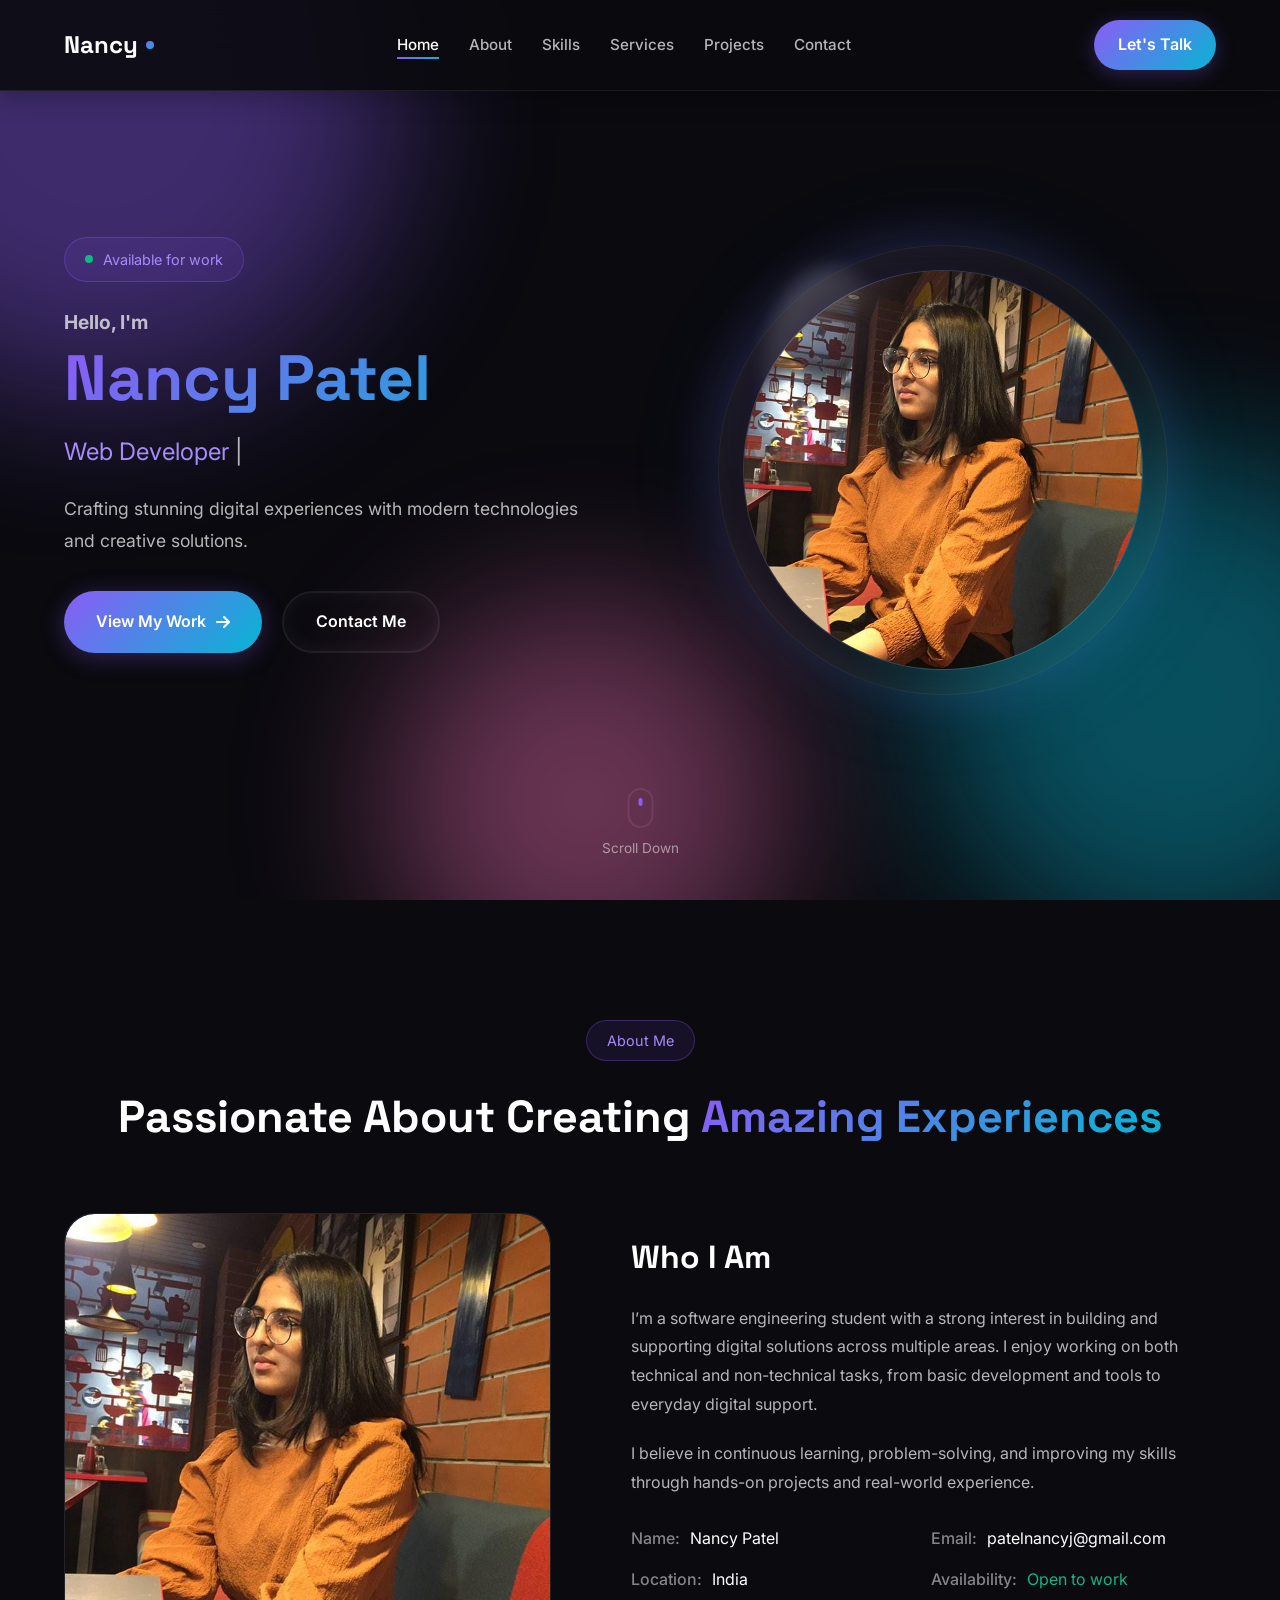
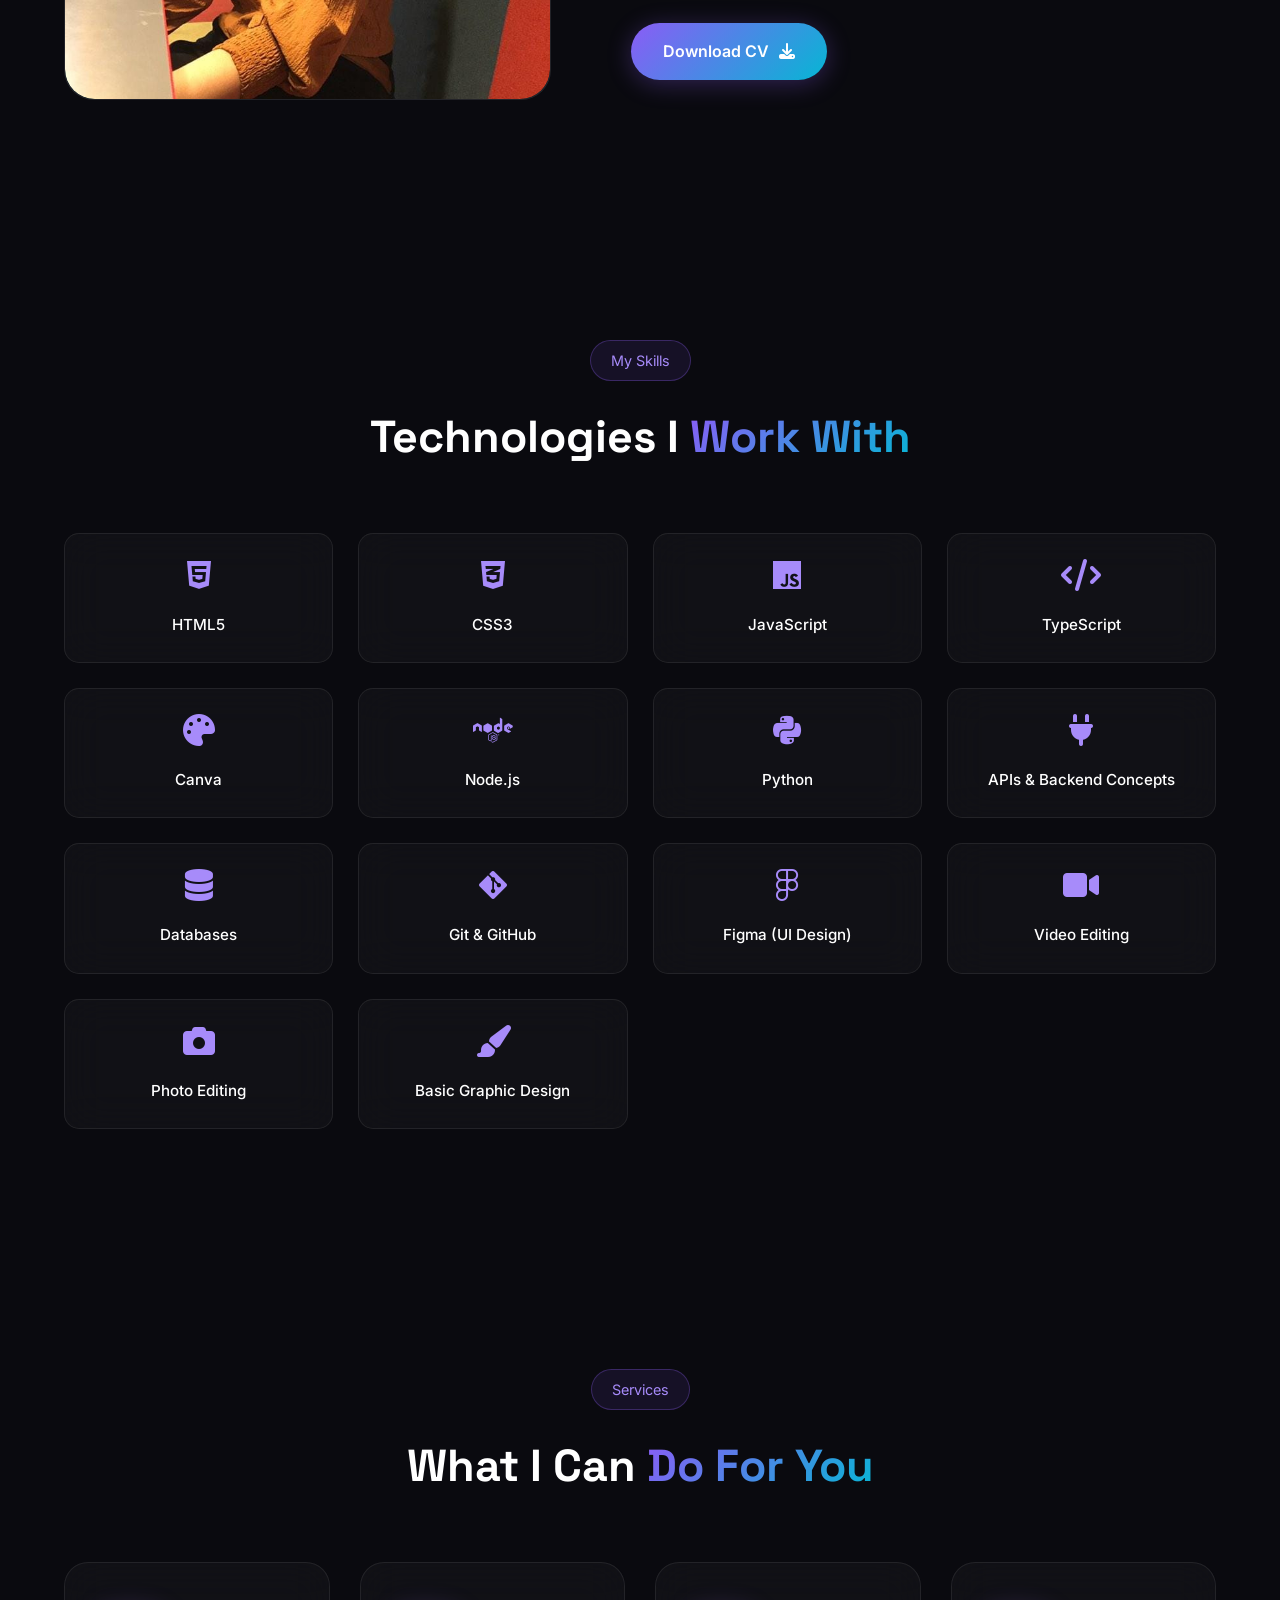
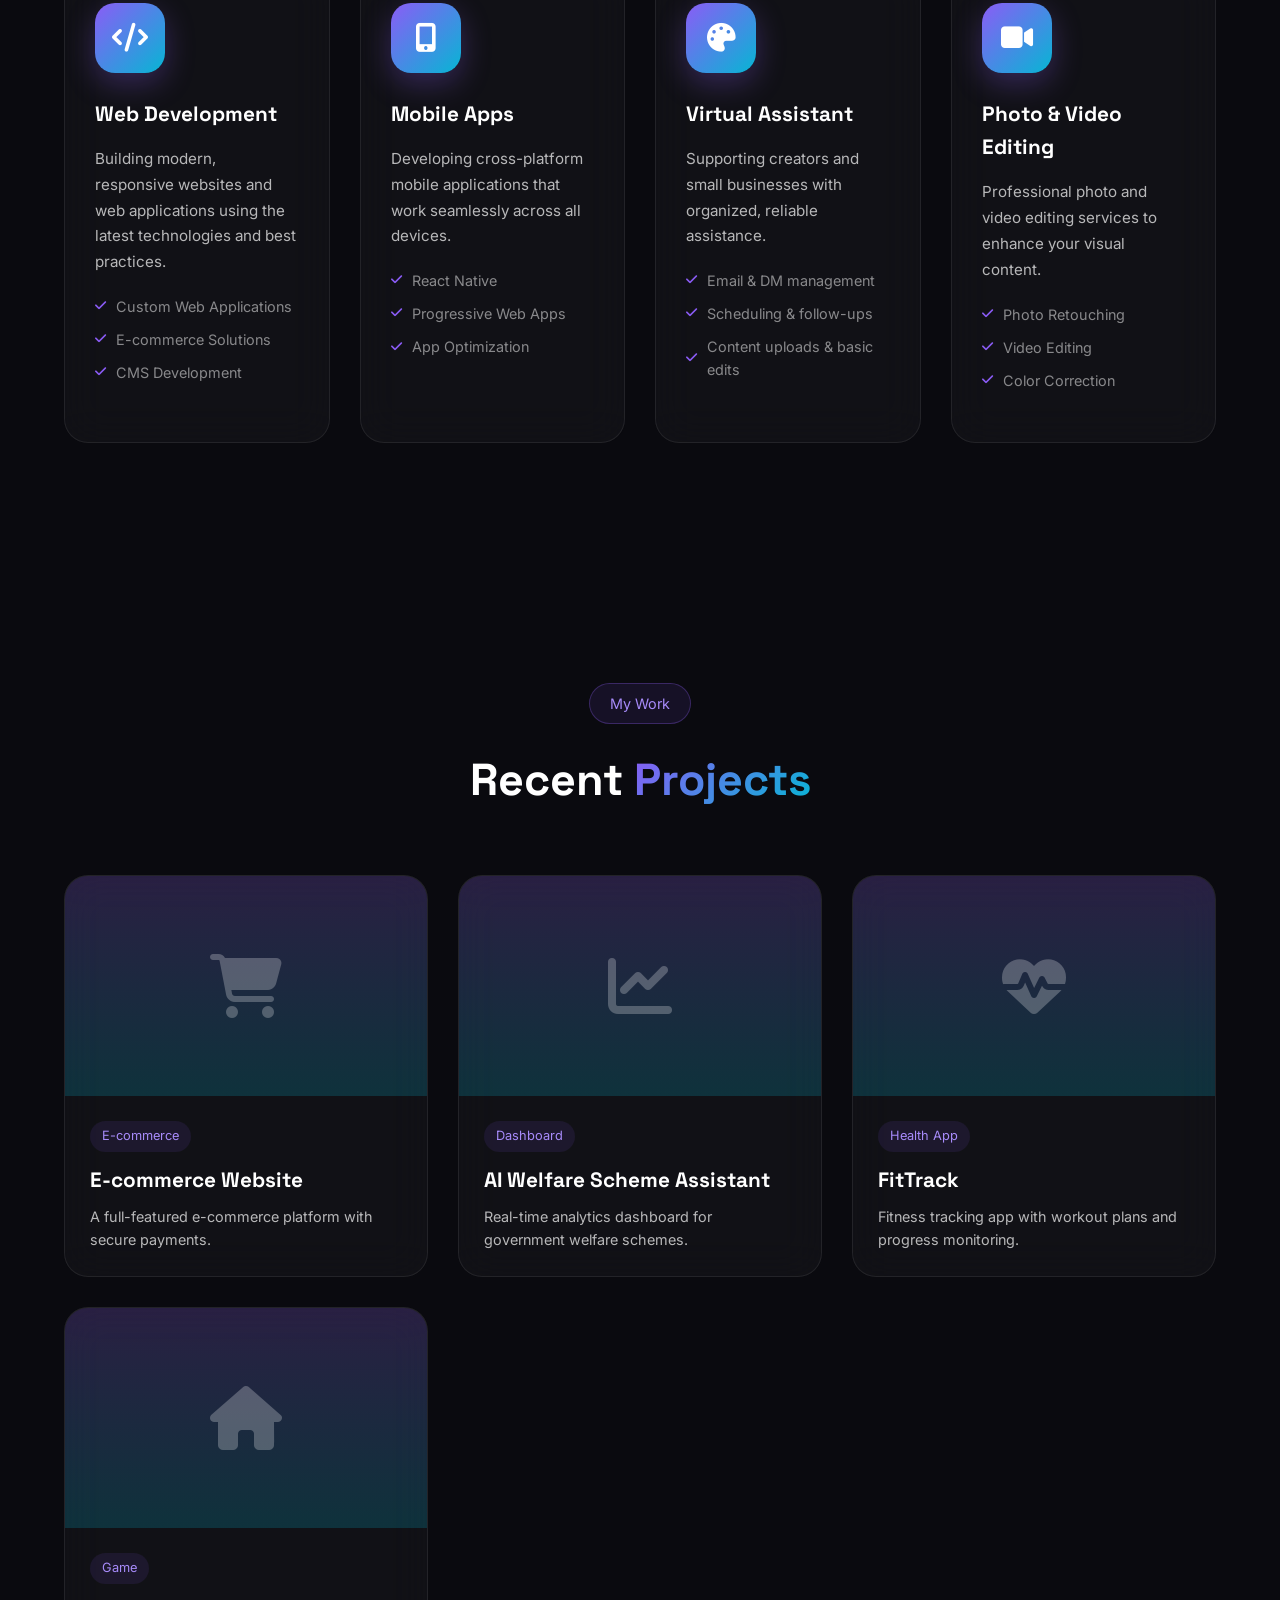
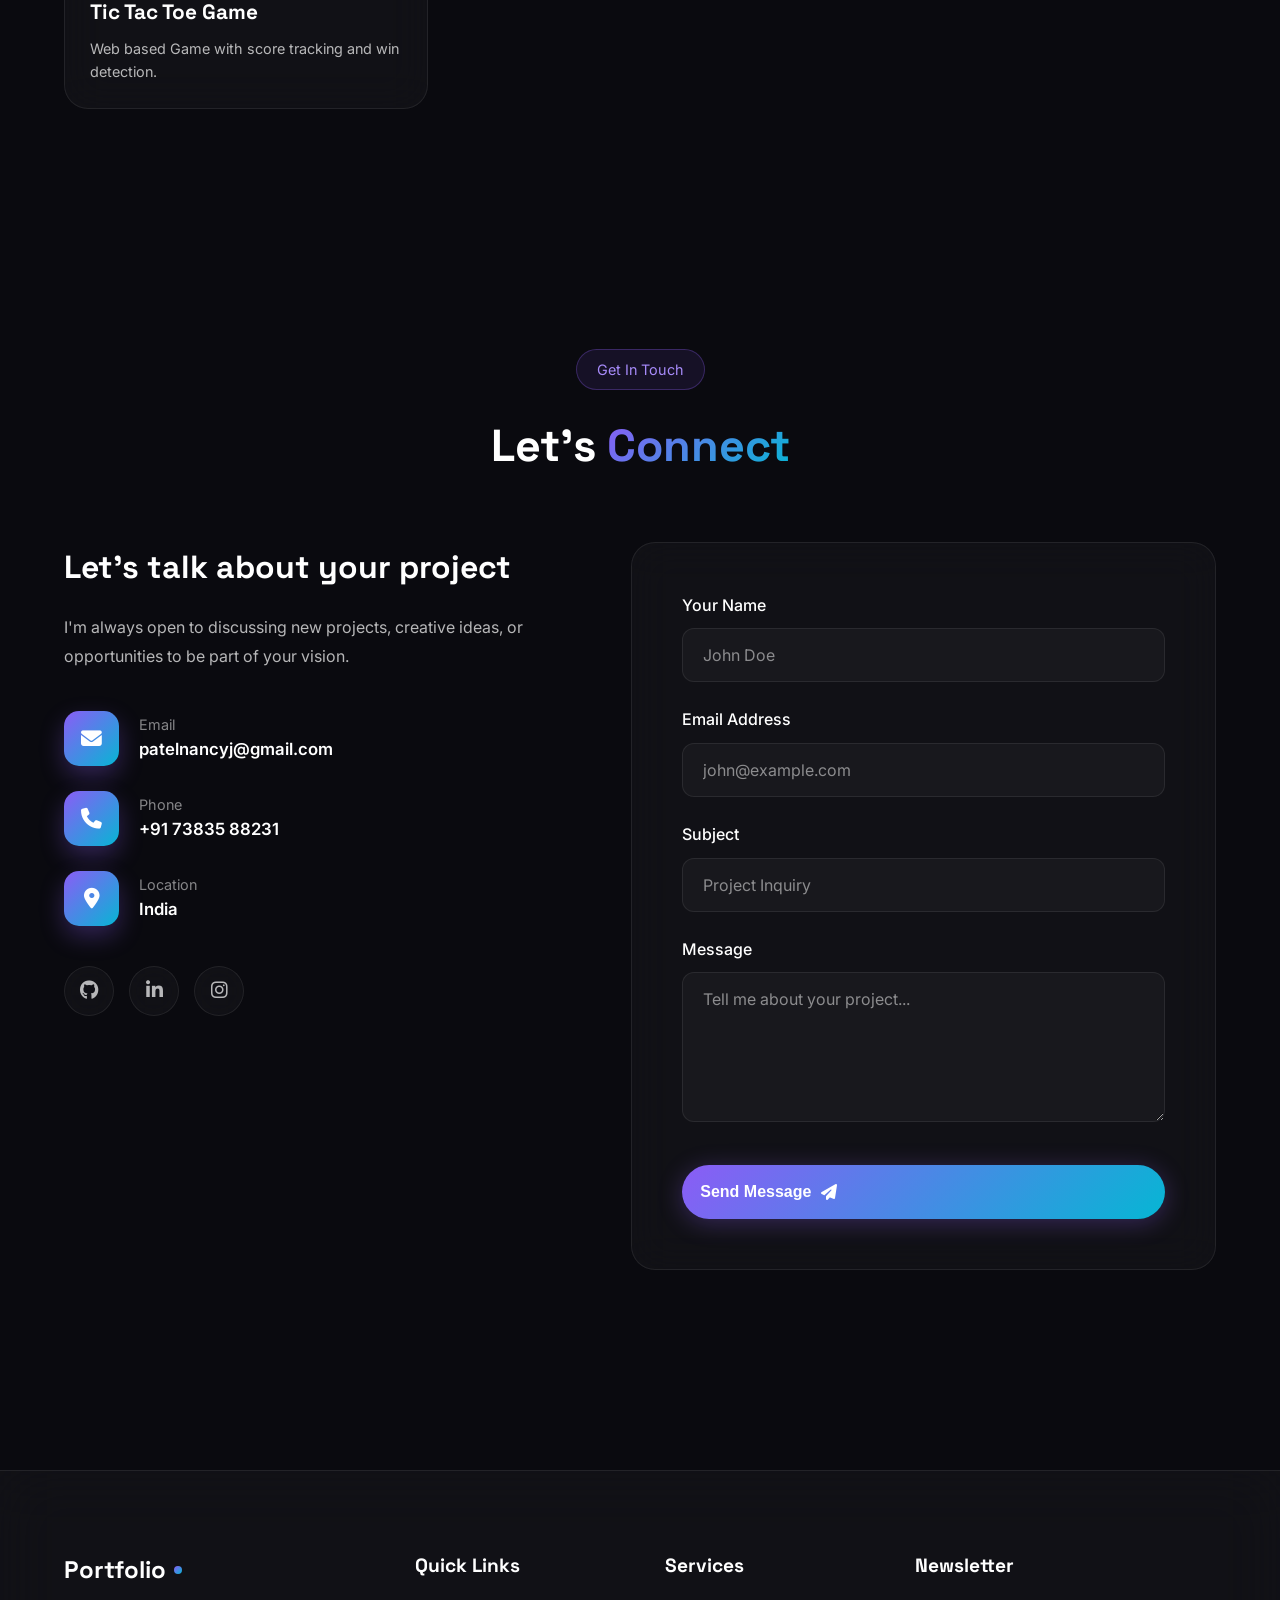
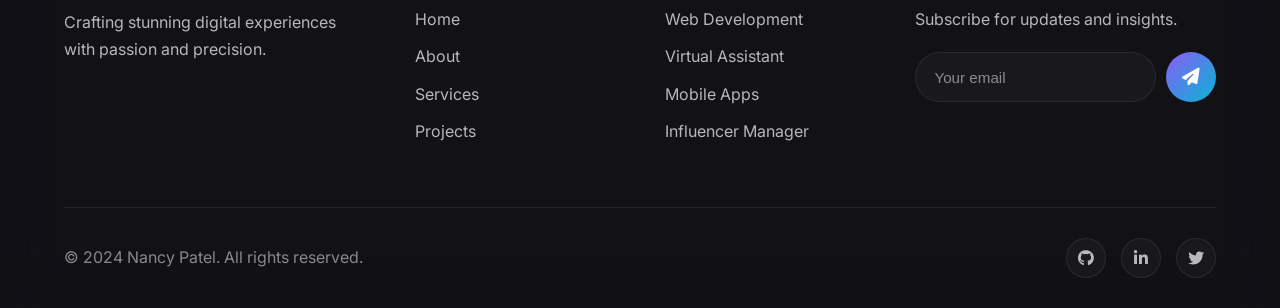
<file: index.html>
<!DOCTYPE html>
<html lang="en">
<head>
    <meta charset="UTF-8">
    <meta name="viewport" content="width=device-width, initial-scale=1.0">
    <title>Portfolio - Glassmorphism Design</title>
    <link rel="stylesheet" href="styles.css">
    <link href="https://fonts.googleapis.com/css2?family=Inter:wght@300;400;500;600;700&family=Space+Grotesk:wght@400;500;600;700&display=swap" rel="stylesheet">
    <link rel="stylesheet" href="https://cdnjs.cloudflare.com/ajax/libs/font-awesome/6.4.0/css/all.min.css">
</head>
<body>
    <!-- Background Gradient Blobs -->
    <div class="bg-blobs">
        <div class="blob blob-1"></div>
        <div class="blob blob-2"></div>
        <div class="blob blob-3"></div>
    </div>

    <!-- Cursor Effect -->
    <div class="cursor-glow"></div>

    <!-- Navigation -->
    <nav class="glass-nav">
        <div class="nav-container">
            <a href="#home" class="logo">
                <span class="logo-text">Nancy</span>
                <span class="logo-dot"></span>
            </a>
            <ul class="nav-links">
                <li><a href="#home" class="nav-link active">Home</a></li>
                <li><a href="#about" class="nav-link">About</a></li>
                <li><a href="#skills" class="nav-link">Skills</a></li>
                <li><a href="#services" class="nav-link">Services</a></li>
                <li><a href="#portfolio" class="nav-link">Projects</a></li>
                <li><a href="#contact" class="nav-link">Contact</a></li>
            </ul>
            <a href="#contact" class="nav-cta">Let's Talk</a>
            <button class="mobile-menu-btn">
                <span></span>
                <span></span>
                <span></span>
            </button>
        </div>
    </nav>

    <!-- Mobile Menu -->
    <div class="mobile-menu">
        <ul class="mobile-nav-links">
            <li><a href="#home">Home</a></li>
            <li><a href="#about">About</a></li>
            <li><a href="#skills">Skills</a></li>
            <li><a href="#services">Services</a></li>
            <li><a href="#portfolio">Projects</a></li>
            <li><a href="#contact">Contact</a></li>
        </ul>
    </div>

    <!-- Hero Section -->
    <section id="home" class="hero">
        <div class="hero-container">
            <div class="hero-content">
                <div class="hero-badge fade-in">
                    <span class="badge-dot"></span>
                    <span>Available for work</span>
                </div>
                <h1 class="hero-title slide-up">
                    <span class="greeting">Hello, I'm</span>
                    <span class="name">Nancy Patel</span>
                </h1>
                <p class="hero-subtitle fade-in">
                    <span class="typing-text"></span>
                    <span class="cursor-blink">|</span>
                </p>
                <p class="hero-description fade-in">
                    Crafting stunning digital experiences with modern technologies and creative solutions.
                </p>
                <div class="hero-buttons fade-in">
                    <a href="#portfolio" class="btn btn-primary">
                        <span>View My Work</span>
                        <i class="fas fa-arrow-right"></i>
                    </a>
                    <a href="#contact" class="btn btn-secondary">
                        <span>Contact Me</span>
                    </a>
                </div>
            </div>
            <div class="hero-image">
                <div class="glass-frame float">
                    <div class="frame-shine"></div>
                    <div class="profile-placeholder">
                        <img src="nenu-p.jpeg" alt="Nancy Patel" class="profile-photo">
                    </div>
                    <div class="frame-glow"></div>
                </div>
            </div>
        </div>
        <div class="scroll-indicator">
            <div class="mouse">
                <div class="wheel"></div>
            </div>
            <span>Scroll Down</span>
        </div>
    </section>

    <!-- About Section -->
    <section id="about" class="about">
        <div class="section-container">
            <div class="section-header scroll-reveal">
                <span class="section-tag">About Me</span>
                <h2 class="section-title">Passionate About Creating <span class="highlight">Amazing Experiences</span></h2>
            </div>
            <div class="about-content">
                <div class="about-image scroll-reveal-left">
                    <div class="glass-card about-card">
                        <div class="about-image-placeholder">
                            <img src="nenu-p.jpeg" alt="Nancy Patel" class="about-photo">
                        </div>
                        <div class="card-shine"></div>
                    </div>
                </div>
                <div class="about-text scroll-reveal">
                    <h3>Who I Am</h3>
                    <p>I’m a software engineering student with a strong interest in building and supporting digital solutions across multiple areas. I enjoy working on both technical and non-technical tasks, from basic development and tools to everyday digital support.</p>
                    <p>I believe in continuous learning, problem-solving, and improving my skills through hands-on projects and real-world experience.</p>
                    <div class="about-info">
                        <div class="info-item">
                            <span class="info-label">Name:</span>
                            <span class="info-value">Nancy Patel</span>
                        </div>
                        <div class="info-item">
                            <span class="info-label">Email:</span>
                            <span class="info-value">patelnancyj@gmail.com</span>
                        </div>
                        <div class="info-item">
                            <span class="info-label">Location:</span>
                            <span class="info-value">India</span>
                        </div>
                        <div class="info-item">
                            <span class="info-label">Availability:</span>
                            <span class="info-value status-available">Open to work</span>
                        </div>
                    </div>
                    <a href="nancy-resume.pdf" target="_blank" class="btn btn-primary">
                        <span>Download CV</span>
                        <i class="fas fa-download"></i>
                    </a>
                </div>
            </div>
        </div>
    </section>

    <!-- Skills Section -->
    <section id="skills" class="skills">
        <div class="section-container">
            <div class="section-header scroll-reveal">
                <span class="section-tag">My Skills</span>
                <h2 class="section-title">Technologies I <span class="highlight">Work With</span></h2>
            </div>
            <div class="skills-grid">
                <div class="skill-badge float">
                    <i class="fab fa-html5"></i>
                    <span>HTML5</span>
                </div>
                <div class="skill-badge float">
                    <i class="fab fa-css3-alt"></i>
                    <span>CSS3</span>
                </div>
                <div class="skill-badge float">
                    <i class="fab fa-js"></i>
                    <span>JavaScript</span>
                </div>
                <div class="skill-badge float">
                    <i class="fas fa-code"></i>
                    <span>TypeScript</span>
                </div>
                <div class="skill-badge float">
                    <i class="fas fa-palette"></i>
                    <span>Canva</span>
                </div>
                <div class="skill-badge float">
                    <i class="fab fa-node"></i>
                    <span>Node.js</span>
                </div>
                <div class="skill-badge float">
                    <i class="fab fa-python"></i>
                    <span>Python</span>
                </div>
                <div class="skill-badge float">
                    <i class="fas fa-plug"></i>
                    <span>APIs & Backend Concepts</span>
                </div>
                <div class="skill-badge float">
                    <i class="fas fa-database"></i>
                    <span>Databases</span>
                </div>
                <div class="skill-badge float">
                    <i class="fab fa-git-alt"></i>
                    <span>Git & GitHub</span>
                </div>
                <div class="skill-badge float">
                    <i class="fab fa-figma"></i>
                    <span>Figma (UI Design)</span>
                </div>
                <div class="skill-badge float">
                    <i class="fas fa-video"></i>
                    <span>Video Editing</span>
                </div>
                <div class="skill-badge float">
                    <i class="fas fa-camera"></i>
                    <span>Photo Editing</span>
                </div>
                <div class="skill-badge float">
                    <i class="fas fa-paint-brush"></i>
                    <span>Basic Graphic Design</span>
                </div>
            </div>
        </div>
    </section>

    <!-- Services Section -->
    <section id="services" class="services">
        <div class="section-container">
            <div class="section-header scroll-reveal">
                <span class="section-tag">Services</span>
                <h2 class="section-title">What I Can <span class="highlight">Do For You</span></h2>
            </div>
            <div class="services-grid">
                <div class="service-card scroll-reveal">
                    <div class="service-icon">
                        <i class="fas fa-code"></i>
                    </div>
                    <h3>Web Development</h3>
                    <p>Building modern, responsive websites and web applications using the latest technologies and best practices.</p>
                    <ul class="service-features">
                        <li><i class="fas fa-check"></i> Custom Web Applications</li>
                        <li><i class="fas fa-check"></i> E-commerce Solutions</li>
                        <li><i class="fas fa-check"></i> CMS Development</li>
                    </ul>
                </div>
                <div class="service-card scroll-reveal">
                    <div class="service-icon">
                        <i class="fas fa-mobile-alt"></i>
                    </div>
                    <h3>Mobile Apps</h3>
                    <p>Developing cross-platform mobile applications that work seamlessly across all devices.</p>
                    <ul class="service-features">
                        <li><i class="fas fa-check"></i> React Native</li>
                        <li><i class="fas fa-check"></i> Progressive Web Apps</li>
                        <li><i class="fas fa-check"></i> App Optimization</li>
                    </ul>
                </div>
                <div class="service-card scroll-reveal">
                    <div class="service-icon">
                        <i class="fas fa-palette"></i>
                    </div>
                    <h3>Virtual Assistant
                    </h3>
                    <p>Supporting creators and small businesses with organized, reliable assistance.</p>
                    <ul class="service-features">
                        <li><i class="fas fa-check"></i> Email & DM management</li>
                        <li><i class="fas fa-check"></i> Scheduling & follow-ups</li>
                        <li><i class="fas fa-check"></i> Content uploads & basic edits</li>
                    </ul>
                </div>
                
                <div class="service-card scroll-reveal">
                    <div class="service-icon">
                        <i class="fas fa-video"></i>
                    </div>
                    <h3>Photo & Video Editing</h3>
                    <p>Professional photo and video editing services to enhance your visual content.</p>
                    <ul class="service-features">
                        <li><i class="fas fa-check"></i> Photo Retouching</li>
                        <li><i class="fas fa-check"></i> Video Editing</li>
                        <li><i class="fas fa-check"></i> Color Correction</li>
                    </ul>
                </div>
            </div>
        </div>
    </section>

    <!-- Portfolio Section -->
    <section id="portfolio" class="portfolio">
        <div class="section-container">
            <div class="section-header scroll-reveal">
                <span class="section-tag">My Work</span>
                <h2 class="section-title">Recent <span class="highlight">Projects</span></h2>
            </div>
            <div class="portfolio-grid">
                <div class="portfolio-item scroll-reveal" data-category="web">
                    <div class="portfolio-card">
                        <div class="portfolio-image">
                            <div class="image-placeholder">
                                <i class="fas fa-shopping-cart"></i>
                            </div>
                            <div class="portfolio-overlay">
                                <a href="https://e-commerce-website-eosin-ten.vercel.app/" class="portfolio-link">
                                    <i class="fas fa-external-link-alt"></i>
                                </a>
                                <a href="https://github.com/nancyp3157/E-commerce-Website" class="portfolio-link">
                                    <i class="fab fa-github"></i>
                                </a>
                            </div>
                        </div>
                        <div class="portfolio-info">
                            <span class="portfolio-category">E-commerce</span>
                            <h4>E-commerce Website</h4>
                            <p>A full-featured e-commerce platform with secure payments.</p>
                        </div>
                    </div>
                </div>
                <div class="portfolio-item scroll-reveal" data-category="web">
                    <div class="portfolio-card">
                        <div class="portfolio-image">
                            <div class="image-placeholder">
                                <i class="fas fa-chart-line"></i>
                            </div>
                            <div class="portfolio-overlay">
                                <a href="https://sevasahayakclone.vercel.app/" class="portfolio-link">
                                    <i class="fas fa-external-link-alt"></i>
                                </a>
                                <a href="https://github.com/nancyp3157/sevasahayakclone" class="portfolio-link">
                                    <i class="fab fa-github"></i>
                                </a>
                            </div>
                        </div>
                        <div class="portfolio-info">
                            <span class="portfolio-category">Dashboard</span>
                            <h4>AI Welfare Scheme Assistant</h4>
                            <p>Real-time analytics dashboard for government welfare schemes.</p>
                        </div>
                    </div>
                </div>
                <div class="portfolio-item scroll-reveal" data-category="mobile">
                    <div class="portfolio-card">
                        <div class="portfolio-image">
                            <div class="image-placeholder">
                                <i class="fas fa-heartbeat"></i>
                            </div>
                            <div class="portfolio-overlay">
                                <a href="#" class="portfolio-link">
                                    <i class="fas fa-external-link-alt"></i>
                                </a>
                                <a href="#" class="portfolio-link">
                                    <i class="fab fa-github"></i>
                                </a>
                            </div>
                        </div>
                        <div class="portfolio-info">
                            <span class="portfolio-category">Health App</span>
                            <h4>FitTrack</h4>
                            <p>Fitness tracking app with workout plans and progress monitoring.</p>
                        </div>
                    </div>
                </div>
                <div class="portfolio-item scroll-reveal" data-category="mobile">
                    <div class="portfolio-card">
                        <div class="portfolio-image">
                            <div class="image-placeholder">
                                <i class="fas fa-home"></i>
                            </div>
                            <div class="portfolio-overlay">
                                <a href="#" class="portfolio-link">
                                    <i class="fas fa-external-link-alt"></i>
                                </a>
                                <a href="#" class="portfolio-link">
                                    <i class="fab fa-github"></i>
                                </a>
                            </div>
                        </div>
                        <div class="portfolio-info">
                            <span class="portfolio-category">Game</span>
                            <h4>Tic Tac Toe Game</h4>
                            <p>Web based Game with score tracking and win detection.</p>
                        </div>
                    </div>
                </div>
            </div>
        </div>
    </section>

    <!-- Contact Section -->
    <section id="contact" class="contact">
        <div class="section-container">
            <div class="section-header scroll-reveal">
                <span class="section-tag">Get In Touch</span>
                <h2 class="section-title">Let's <span class="highlight">Connect</span></h2>
            </div>
            <div class="contact-content">
                <div class="contact-info scroll-reveal-left">
                    <h3>Let's talk about your project</h3>
                    <p>I'm always open to discussing new projects, creative ideas, or opportunities to be part of your vision.</p>
                    <div class="contact-details">
                        <div class="contact-item">
                            <div class="contact-icon">
                                <i class="fas fa-envelope"></i>
                            </div>
                            <div class="contact-text">
                                <span class="contact-label">Email</span>
                                <span class="contact-value">patelnancyj@gmail.com</span>
                            </div>
                        </div>
                        <div class="contact-item">
                            <div class="contact-icon">
                                <i class="fas fa-phone"></i>
                            </div>
                            <div class="contact-text">
                                <span class="contact-label">Phone</span>
                                <span class="contact-value">+91 73835 88231</span>
                            </div>
                        </div>
                        <div class="contact-item">
                            <div class="contact-icon">
                                <i class="fas fa-map-marker-alt"></i>
                            </div>
                            <div class="contact-text">
                                <span class="contact-label">Location</span>
                                <span class="contact-value">India</span>
                            </div>
                        </div>
                    </div>
                    <div class="social-links">
                        <a href="https://github.com/nancyp3157" class="social-link">
                            <i class="fab fa-github"></i>
                        </a>
                        <a href="https://www.linkedin.com/in/nancyp3157/" class="social-link">
                            <i class="fab fa-linkedin-in"></i>
                        </a>
                        <a href="https://www.instagram.com/aelysian_.7" class="social-link">
                            <i class="fab fa-instagram"></i>
                        </a>
                    </div>
                </div>
                <div class="contact-form-wrapper scroll-reveal">
                    <form class="glass-form" id="contactForm" action="https://formspree.io/f/FORMSPREE_FORM_ID" method="POST">
                        <div class="form-group">
                            <label for="name">Your Name</label>
                            <input type="text" id="name" name="name" placeholder="John Doe" required>
                        </div>
                        <div class="form-group">
                            <label for="email">Email Address</label>
                            <input type="email" id="email" name="email" placeholder="john@example.com" required>
                        </div>
                        <div class="form-group">
                            <label for="subject">Subject</label>
                            <input type="text" id="subject" name="subject" placeholder="Project Inquiry" required>
                        </div>
                        <div class="form-group">
                            <label for="message">Message</label>
                            <textarea id="message" name="message" placeholder="Tell me about your project..." rows="5" required></textarea>
                        </div>
                        <button type="submit" class="btn btn-primary submit-btn">
                            <span>Send Message</span>
                            <i class="fas fa-paper-plane"></i>
                        </button>
                    </form>
                </div>
            </div>
        </div>
    </section>

    <!-- Footer -->
    <footer class="glass-footer">
        <div class="footer-container">
            <div class="footer-content">
                <div class="footer-brand">
                    <a href="#home" class="logo">
                        <span class="logo-text">Portfolio</span>
                        <span class="logo-dot"></span>
                    </a>
                    <p>Crafting stunning digital experiences with passion and precision.</p>
                </div>
                <div class="footer-links">
                    <h4>Quick Links</h4>
                    <ul>
                        <li><a href="#home">Home</a></li>
                        <li><a href="#about">About</a></li>
                        <li><a href="#services">Services</a></li>
                        <li><a href="#portfolio">Projects</a></li>
                    </ul>
                </div>
                <div class="footer-links">
                    <h4>Services</h4>
                    <ul>
                        <li><a href="#services">Web Development</a></li>
                        <li><a href="#services">Virtual Assistant</a></li>
                        <li><a href="#services">Mobile Apps</a></li>
                        <li><a href="#services">Influencer Manager</a></li>
                    </ul>
                </div>
                <div class="footer-newsletter">
                    <h4>Newsletter</h4>
                    <p>Subscribe for updates and insights.</p>
                    <form class="newsletter-form">
                        <input type="email" placeholder="Your email">
                        <button type="submit">
                            <i class="fas fa-paper-plane"></i>
                        </button>
                    </form>
                </div>
            </div>
            <div class="footer-bottom">
                <p>&copy; 2024 Nancy Patel. All rights reserved.</p>
                <div class="footer-social">
                    <a href="#"><i class="fab fa-github"></i></a>
                    <a href="#"><i class="fab fa-linkedin-in"></i></a>
                    <a href="#"><i class="fab fa-twitter"></i></a>
                </div>
            </div>
        </div>
    </footer>

    <script src="script.js"></script>
</body>
</html>
</file>
<file: styles.css>
/* ============================================
   Glassmorphism Portfolio - Styles
   ============================================ */

/* CSS Variables */
:root {
    --bg-primary: #0a0a0f;
    --bg-secondary: #12121a;
    --bg-card: rgba(255, 255, 255, 0.03);
    --bg-card-hover: rgba(255, 255, 255, 0.06);
    --glass-border: rgba(255, 255, 255, 0.08);
    --glass-border-hover: rgba(255, 255, 255, 0.15);
    --primary-color: #8b5cf6;
    --primary-light: #a78bfa;
    --secondary-color: #06b6d4;
    --accent-color: #f472b6;
    --text-primary: #ffffff;
    --text-secondary: rgba(255, 255, 255, 0.7);
    --text-muted: rgba(255, 255, 255, 0.5);
    --gradient-1: linear-gradient(135deg, #8b5cf6 0%, #06b6d4 100%);
    --gradient-2: linear-gradient(135deg, #f472b6 0%, #8b5cf6 100%);
    --gradient-3: linear-gradient(135deg, #06b6d4 0%, #8b5cf6 100%);
    --glass-blur: 20px;
    --glass-shadow: 0 8px 32px 0 rgba(0, 0, 0, 0.4);
    --transition-fast: 0.2s ease;
    --transition-normal: 0.3s ease;
    --transition-slow: 0.5s ease;
    --font-primary: 'Inter', sans-serif;
    --font-display: 'Space Grotesk', sans-serif;
}

/* Reset & Base */
*, *::before, *::after {
    margin: 0;
    padding: 0;
    box-sizing: border-box;
}

html {
    scroll-behavior: smooth;
    font-size: 16px;
}

body {
    font-family: var(--font-primary);
    background: var(--bg-primary);
    color: var(--text-primary);
    line-height: 1.6;
    overflow-x: hidden;
}

/* Background Gradient Blobs */
.bg-blobs {
    position: fixed;
    top: 0;
    left: 0;
    width: 100%;
    height: 100%;
    pointer-events: none;
    z-index: -1;
    overflow: hidden;
}

.blob {
    position: absolute;
    border-radius: 50%;
    filter: blur(80px);
    opacity: 0.4;
    animation: float 20s infinite ease-in-out;
}

.blob-1 {
    width: 600px;
    height: 600px;
    background: var(--primary-color);
    top: -200px;
    left: -200px;
    animation-delay: 0s;
}

.blob-2 {
    width: 500px;
    height: 500px;
    background: var(--secondary-color);
    top: 50%;
    right: -150px;
    animation-delay: -5s;
}

.blob-3 {
    width: 400px;
    height: 400px;
    background: var(--accent-color);
    bottom: -100px;
    left: 30%;
    animation-delay: -10s;
}

@keyframes float {
    0%, 100% {
        transform: translate(0, 0) scale(1);
    }
    25% {
        transform: translate(50px, 50px) scale(1.1);
    }
    50% {
        transform: translate(0, 100px) scale(1);
    }
    75% {
        transform:(-50px, 50px) scale(0.9);
    }
}

/* Cursor Glow Effect */
.cursor-glow {
    position: fixed;
    width: 400px;
    height: 400px;
    background: radial-gradient(circle, rgba(139, 92, 246, 0.15) 0%, transparent 70%);
    border-radius: 50%;
    pointer-events: none;
    z-index: 9999;
    transform: translate(-50%, -50%);
    transition: opacity 0.3s ease;
    opacity: 0;
}

body:hover .cursor-glow {
    opacity: 1;
}

/* Glass Mixin */
.glass {
    background: var(--bg-card);
    backdrop-filter: blur(var(--glass-blur));
    -webkit-backdrop-filter: blur(var(--glass-blur));
    border: 1px solid var(--glass-border);
    border-radius: 20px;
}

/* Navigation */
.glass-nav {
    position: fixed;
    top: 0;
    left: 0;
    width: 100%;
    z-index: 1000;
    padding: 20px 5%;
    background: rgba(10, 10, 15, 0.9);
    backdrop-filter: blur(30px);
    -webkit-backdrop-filter: blur(30px);
    border-bottom: 1px solid var(--glass-border);
    box-shadow: 0 4px 30px rgba(0, 0, 0, 0.3);
    transition: all 0.3s ease;
    border-radius: 0;
}

.nav-container {
    display: flex;
    align-items: center;
    justify-content: space-between;
    max-width: 1400px;
    margin: 0 auto;
}

.glass-nav.scrolled {
    padding: 15px 5%;
    background: rgba(10, 10, 15, 0.95);
}

.nav-container {
    display: flex;
    align-items: center;
    justify-content: space-between;
    gap: 40px;
}

.logo {
    display: flex;
    align-items: center;
    gap: 8px;
    text-decoration: none;
}

.logo-text {
    font-family: var(--font-display);
    font-size: 1.5rem;
    font-weight: 700;
    color: var(--text-primary);
}

.logo-dot {
    width: 8px;
    height: 8px;
    background: var(--gradient-1);
    border-radius: 50%;
    animation: pulse 2s infinite;
}

@keyframes pulse {
    0%, 100% {
        transform: scale(1);
        opacity: 1;
    }
    50% {
        transform: scale(1.2);
        opacity: 0.8;
    }
}

.nav-links {
    display: flex;
    list-style: none;
    gap: 30px;
}

.nav-link {
    position: relative;
    color: var(--text-secondary);
    text-decoration: none;
    font-weight: 500;
    font-size: 0.95rem;
    transition: color var(--transition-fast);
}

.nav-link::after {
    content: '';
    position: absolute;
    bottom: -5px;
    left: 0;
    width: 0;
    height: 2px;
    background: var(--gradient-1);
    transition: width var(--transition-normal);
}

.nav-link:hover, .nav-link.active {
    color: var(--text-primary);
}

.nav-link:hover::after, .nav-link.active::after {
    width: 100%;
}

.nav-cta {
    padding: 12px 24px;
    background: var(--gradient-1);
    color: white;
    text-decoration: none;
    font-weight: 600;
    border-radius: 50px;
    transition: all var(--transition-normal);
    box-shadow: 0 4px 20px rgba(139, 92, 246, 0.3);
}

.nav-cta:hover {
    transform: translateY(-2px);
    box-shadow: 0 6px 30px rgba(139, 92, 246, 0.4);
}

/* Mobile Menu Button */
.mobile-menu-btn {
    display: none;
    flex-direction: column;
    gap: 5px;
    background: none;
    border: none;
    cursor: pointer;
    padding: 5px;
}

.mobile-menu-btn span {
    width: 25px;
    height: 2px;
    background: var(--text-primary);
    transition: all var(--transition-normal);
}

/* Mobile Menu */
.mobile-menu {
    position: fixed;
    top: 0;
    left: 0;
    width: 100%;
    height: 100vh;
    background: rgba(10, 10, 15, 0.95);
    backdrop-filter: blur(30px);
    -webkit-backdrop-filter: blur(30px);
    z-index: 999;
    display: flex;
    align-items: center;
    justify-content: center;
    opacity: 0;
    visibility: hidden;
    transition: all var(--transition-normal);
}

.mobile-menu.active {
    opacity: 1;
    visibility: visible;
}

.mobile-nav-links {
    list-style: none;
    text-align: center;
}

.mobile-nav-links li {
    margin: 20px 0;
}

.mobile-nav-links a {
    color: var(--text-primary);
    text-decoration: none;
    font-size: 1.5rem;
    font-weight: 600;
    transition: color var(--transition-fast);
}

.mobile-nav-links a:hover {
    color: var(--primary-color);
}

/* Hero Section */
.hero {
    min-height: 100vh;
    display: flex;
    align-items: center;
    justify-content: center;
    padding: 120px 5% 80px;
    position: relative;
}

.hero-container {
    max-width: 1400px;
    width: 100%;
    display: grid;
    grid-template-columns: 1fr 1fr;
    gap: 60px;
    align-items: center;
}

.hero-content {
    max-width: 600px;
}

.hero-badge {
    display: inline-flex;
    align-items: center;
    gap: 10px;
    padding: 10px 20px;
    background: rgba(139, 92, 246, 0.1);
    border: 1px solid rgba(139, 92, 246, 0.3);
    border-radius: 50px;
    margin-bottom: 25px;
    font-size: 0.9rem;
    color: var(--primary-light);
}

.badge-dot {
    width: 8px;
    height: 8px;
    background: #10b981;
    border-radius: 50%;
    animation: pulse 2s infinite;
}

.hero-title {
    margin-bottom: 20px;
}

.greeting {
    display: block;
    font-size: 1.2rem;
    color: var(--text-secondary);
    margin-bottom: 5px;
}

.name {
    display: block;
    font-family: var(--font-display);
    font-size: 4rem;
    font-weight: 700;
    background: var(--gradient-1);
    -webkit-background-clip: text;
    -webkit-text-fill-color: transparent;
    background-clip: text;
    line-height: 1.1;
}

.hero-subtitle {
    font-size: 1.5rem;
    color: var(--text-secondary);
    margin-bottom: 20px;
    min-height: 40px;
}

.typing-text {
    color: var(--primary-light);
}

.cursor-blink {
    animation: blink 1s infinite;
}

@keyframes blink {
    0%, 50% {
        opacity: 1;
    }
    51%, 100% {
        opacity: 0;
    }
}

.hero-description {
    color: var(--text-secondary);
    font-size: 1.1rem;
    line-height: 1.8;
    margin-bottom: 35px;
}

.hero-buttons {
    display: flex;
    gap: 20px;
    margin-bottom: 50px;
}

/* Buttons */
.btn {
    display: inline-flex;
    align-items: center;
    gap: 10px;
    padding: 16px 32px;
    border-radius: 50px;
    font-weight: 600;
    font-size: 1rem;
    text-decoration: none;
    cursor: pointer;
    transition: all var(--transition-normal);
    border: none;
    position: relative;
    overflow: hidden;
}

.btn::before {
    content: '';
    position: absolute;
    top: 0;
    left: -100%;
    width: 100%;
    height: 100%;
    background: linear-gradient(90deg, transparent, rgba(255,255,255,0.2), transparent);
    transition: left 0.5s ease;
}

.btn:hover::before {
    left: 100%;
}

.btn-primary {
    background: var(--gradient-1);
    color: white;
    box-shadow: 0 4px 25px rgba(139, 92, 246, 0.3);
}

.btn-primary:hover {
    transform: translateY(-3px);
    box-shadow: 0 8px 35px rgba(139, 92, 246, 0.4);
}

.btn-secondary {
    background: transparent;
    color: white;
    border: 2px solid var(--glass-border);
    box-shadow: inset 0 0 20px rgba(255,255,255,0.05);
}

.btn-secondary:hover {
    background: rgba(255, 255, 255, 0.05);
    border-color: var(--primary-color);
    transform: translateY(-3px);
}



/* Hero Image */
.hero-image {
    position: relative;
    display: flex;
    align-items: center;
    justify-content: center;
}

.glass-frame {
    width: 450px;
    height: 450px;
    position: relative;
    display: flex;
    align-items: center;
    justify-content: center;
    background: var(--bg-card);
    backdrop-filter: blur(10px);
    -webkit-backdrop-filter: blur(30px);
    border-radius: 50%;
    border: 1px solid var(--glass-border);
    box-shadow: 
        0 0 60px rgba(139, 92, 246, 0.15),
        0 0 100px rgba(6, 182, 212, 0.1),
        inset 0 0 30px rgba(255, 255, 255, 0.05);
}

.glass-frame::before {
    content: '';
    position: absolute;
    inset: -1px;
    background: transparent;
    border-radius: 50%;
    z-index: -1;
    opacity: 0;
}

@keyframes rotate {
    from {
        transform: rotate(0deg);
    }
    to {
        transform: rotate(360deg);
    }
}

/* Glass shine effect */
.frame-shine {
    position: absolute;
    top: 5%;
    left: 10%;
    width: 30%;
    height: 50%;
    background: linear-gradient(135deg, rgba(255,255,255,0.3) 0%, transparent 50%);
    border-radius: 50%;
    filter: blur(10px);
    pointer-events: none;
}

.profile-placeholder {
    width: 400px;
    height: 400px;
    background: rgba(255, 255, 255, 0.05);
    backdrop-filter: blur(20px);
    -webkit-backdrop-filter: blur(20px);
    border-radius: 50%;
    display: flex;
    align-items: center;
    justify-content: center;
    border: 1px solid var(--glass-border);
}

.profile-placeholder i {
    font-size: 150px;
    color: var(--text-muted);
    opacity: 0.5;
}

.profile-photo {
    width: 100%;
    height: 100%;
    object-fit: cover;
    border-radius: 50%;
}

.frame-glow {
    position: absolute;
    inset: 0;
    background: radial-gradient(circle at 30% 30%, rgba(139, 92, 246, 0.2) 0%, transparent 60%),
                radial-gradient(circle at 70% 70%, rgba(6, 182, 212, 0.15) 0%, transparent 60%);
    border-radius: 50%;
    filter: blur(30px);
    opacity: 0.8;
    z-index: -2;
}

/* Floating Elements */
.floating-elements {
    position: absolute;
    width: 100%;
    height: 100%;
    pointer-events: none;
}

.float-card {
    position: absolute;
    display: flex;
    align-items: center;
    gap: 10px;
    padding: 15px 25px;
    background: rgba(255, 255, 255, 0.08);
    backdrop-filter: blur(20px);
    -webkit-backdrop-filter: blur(20px);
    border: 1px solid var(--glass-border);
    border-radius: 50px;
    font-weight: 600;
    font-size: 0.9rem;
    color: var(--text-primary);
    box-shadow: var(--glass-shadow);
    animation: floatCard 6s ease-in-out infinite;
}

.float-card i {
    font-size: 1.3rem;
}

.float-card-1 {
    top: 15%;
    right: -20px;
    animation-delay: 0s;
}

.float-card-2 {
    bottom: 25%;
    left: -30px;
    animation-delay: -2s;
}

.float-card-3 {
    bottom: 10%;
    right: 10%;
    animation-delay: -4s;
}

@keyframes floatCard {
    0%, 100% {
        transform: translateY(0);
    }
    50% {
        transform: translateY(-15px);
    }
}

/* Float Animation */
.float {
    animation: float 6s ease-in-out infinite;
}

@keyframes float {
    0%, 100% {
        transform: translateY(0);
    }
    50% {
        transform: translateY(-20px);
    }
}

/* Scroll Indicator */
.scroll-indicator {
    position: absolute;
    bottom: 40px;
    left: 50%;
    transform: translateX(-50%);
    display: flex;
    flex-direction: column;
    align-items: center;
    gap: 10px;
    color: var(--text-muted);
    font-size: 0.85rem;
    animation: bounce 2s infinite;
}

.mouse {
    width: 26px;
    height: 40px;
    border: 2px solid var(--glass-border);
    border-radius: 20px;
    display: flex;
    justify-content: center;
    padding-top: 8px;
}

.wheel {
    width: 4px;
    height: 8px;
    background: var(--primary-color);
    border-radius: 2px;
    animation: scroll 2s infinite;
}

@keyframes scroll {
    0% {
        transform: translateY(0);
        opacity: 1;
    }
    100% {
        transform: translateY(10px);
        opacity: 0;
    }
}

@keyframes bounce {
    0%, 100% {
        transform: translateX(-50%) translateY(0);
    }
    50% {
        transform: translateX(-50%) translateY(10px);
    }
}

/* Section Styling */
.section-container {
    max-width: 1400px;
    margin: 0 auto;
    padding: 0 5%;
}

.section-header {
    text-align: center;
    margin-bottom: 60px;
}

.section-tag {
    display: inline-block;
    padding: 8px 20px;
    background: rgba(139, 92, 246, 0.1);
    border: 1px solid rgba(139, 92, 246, 0.3);
    border-radius: 50px;
    font-size: 0.9rem;
    color: var(--primary-light);
    margin-bottom: 20px;
}

.section-title {
    font-family: var(--font-display);
    font-size: 2.8rem;
    font-weight: 700;
    color: var(--text-primary);
}

.highlight {
    background: var(--gradient-1);
    -webkit-background-clip: text;
    -webkit-text-fill-color: transparent;
    background-clip: text;
}

/* About Section */
.about {
    padding: 120px 0;
    position: relative;
}

.about-content {
    display: grid;
    grid-template-columns: 1fr 1.2fr;
    gap: 80px;
    align-items: center;
}

.about-image {
    position: relative;
}

.glass-card {
    background: var(--bg-card);
    backdrop-filter: blur(var(--glass-blur));
    -webkit-backdrop-filter: blur(var(--glass-blur));
    border: 1px solid var(--glass-border);
    border-radius: 30px;
    overflow: hidden;
    position: relative;
}

.about-card {
    width: 100%;
    aspect-ratio: 1;
}

.about-image-placeholder {
    width: 100%;
    height: 100%;
    min-height: 450px;
    display: flex;
    align-items: center;
    justify-content: center;
    background: linear-gradient(180deg, rgba(139, 92, 246, 0.1) 0%, rgba(6, 182, 212, 0.1) 100%);
}

.about-image-placeholder i {
    font-size: 120px;
    color: var(--text-muted);
    opacity: 0.5;
}

.about-photo {
    width: 100%;
    height: 100%;
    object-fit: cover;
    border-radius: 30px;
}

.card-shine {
    position: absolute;
    top: 0;
    left: -100%;
    width: 50%;
    height: 100%;
    background: linear-gradient(90deg, transparent, rgba(255,255,255,0.1), transparent);
    animation: shine 3s infinite;
}

@keyframes shine {
    0% {
        left: -100%;
    }
    100% {
        left: 200%;
    }
}

.experience-badge {
    position: absolute;
    bottom: -20px;
    right: -20px;
    width: 140px;
    height: 140px;
    background: var(--gradient-1);
    border-radius: 50%;
    display: flex;
    flex-direction: column;
    align-items: center;
    justify-content: center;
    box-shadow: 0 10px 40px rgba(139, 92, 246, 0.3);
    z-index: 2;
}

.exp-number {
    font-family: var(--font-display);
    font-size: 2.5rem;
    font-weight: 700;
    color: white;
}

.exp-text {
    font-size: 0.8rem;
    color: rgba(255, 255, 255, 0.8);
    text-align: center;
}

.about-text h3 {
    font-family: var(--font-display);
    font-size: 2rem;
    margin-bottom: 20px;
    color: var(--text-primary);
}

.about-text p {
    color: var(--text-secondary);
    margin-bottom: 20px;
    line-height: 1.8;
}

.about-info {
    display: grid;
    grid-template-columns: 1fr 1fr;
    gap: 15px;
    margin: 30px 0;
}

.info-item {
    display: flex;
    gap: 10px;
}

.info-label {
    color: var(--text-muted);
    font-weight: 500;
}

.info-value {
    color: var(--text-primary);
}

.status-available {
    color: #10b981 !important;
}

/* Skills Section */
.skills {
    padding: 120px 0;
    position: relative;
}

.skills-grid {
    display: grid;
    grid-template-columns: repeat(5, 1fr);
    gap: 25px;
}

@media (max-width: 1400px) {
    .skills-grid {
        grid-template-columns: repeat(4, 1fr);
    }
}

@media (max-width: 1200px) {
    .skills-grid {
        grid-template-columns: repeat(3, 1fr);
    }
}

@media (max-width: 768px) {
    .skills-grid {
        grid-template-columns: repeat(2, 1fr);
    }
}

@media (max-width: 480px) {
    .skills-grid {
        grid-template-columns: 1fr;
    }
}

.skill-fill {
    height: 100%;
    background: var(--gradient-1);
    border-radius: 10px;
    width: 0;
    transition: width 1.5s ease;
}

.skill-badges {
    background: transparent;
    backdrop-filter: none;
    -webkit-backdrop-filter: none;
    border: none;
    border-radius: 0;
    padding: 0;
}

.skill-badges h3 {
    display: none;
}

.skill-badge {
    display: flex;
    align-items: center;
    justify-content: center;
    gap: 12px;
    padding: 25px 20px;
    background: var(--bg-card);
    backdrop-filter: blur(var(--glass-blur));
    -webkit-backdrop-filter: blur(var(--glass-blur));
    border: 1px solid var(--glass-border);
    border-radius: 15px;
    transition: all var(--transition-normal);
    cursor: default;
    text-align: center;
    flex-direction: column;
}

.skill-badge i {
    font-size: 2rem;
    color: var(--primary-light);
    margin-bottom: 10px;
}

.skill-badge span {
    font-weight: 500;
    color: var(--text-primary);
    font-size: 0.95rem;
}

.skill-badge:hover {
    background: rgba(255, 255, 255, 0.08);
    border-color: var(--primary-color);
    transform: translateY(-5px);
    box-shadow: 0 10px 30px rgba(139, 92, 246, 0.2);
}

/* Services Section */
.services {
    padding: 120px 0;
    position: relative;
}

.services-grid {
    display: grid;
    grid-template-columns: repeat(4, 1fr);
    gap: 30px;
}

.service-card {
    background: var(--bg-card);
    backdrop-filter: blur(var(--glass-blur));
    -webkit-backdrop-filter: blur(var(--glass-blur));
    border: 1px solid var(--glass-border);
    border-radius: 24px;
    padding: 40px 30px;
    transition: all var(--transition-normal);
    position: relative;
    overflow: hidden;
}

.service-card::before {
    content: '';
    position: absolute;
    top: 0;
    left: 0;
    right: 0;
    height: 3px;
    background: var(--gradient-1);
    opacity: 0;
    transition: opacity var(--transition-normal);
}

.service-card:hover {
    transform: translateY(-10px);
    border-color: var(--glass-border-hover);
    box-shadow: 0 20px 60px rgba(139, 92, 246, 0.2);
}

.service-card:hover::before {
    opacity: 1;
}

.service-icon {
    width: 70px;
    height: 70px;
    background: var(--gradient-1);
    border-radius: 20px;
    display: flex;
    align-items: center;
    justify-content: center;
    margin-bottom: 25px;
    font-size: 1.8rem;
    color: white;
    box-shadow: 0 10px 30px rgba(139, 92, 246, 0.3);
}

.service-card h3 {
    font-family: var(--font-display);
    font-size: 1.3rem;
    margin-bottom: 15px;
    color: var(--text-primary);
}

.service-card p {
    color: var(--text-secondary);
    font-size: 0.95rem;
    line-height: 1.7;
    margin-bottom: 20px;
}

.service-features {
    list-style: none;
}

.service-features li {
    display: flex;
    align-items: center;
    gap: 10px;
    color: var(--text-muted);
    font-size: 0.9rem;
    margin-bottom: 10px;
}

.service-features i {
    color: var(--primary-color);
    font-size: 0.8rem;
}

/* Portfolio Section */
.portfolio {
    padding: 120px 0;
    position: relative;
}

.portfolio-filter {
    display: flex;
    justify-content: center;
    gap: 15px;
    margin-bottom: 50px;
}

.filter-btn {
    padding: 12px 24px;
    background: var(--bg-card);
    border: 1px solid var(--glass-border);
    border-radius: 50px;
    color: var(--text-secondary);
    font-weight: 500;
    cursor: pointer;
    transition: all var(--transition-normal);
}

.filter-btn:hover, .filter-btn.active {
    background: var(--gradient-1);
    border-color: transparent;
    color: white;
}

.portfolio-grid {
    display: grid;
    grid-template-columns: repeat(3, 1fr);
    gap: 30px;
}

.portfolio-item {
    opacity: 1;
    transform: scale(1);
    transition: all 0.5s ease;
}

.portfolio-item.hidden {
    opacity: 0;
    transform: scale(0.8);
    position: absolute;
}

.portfolio-card {
    background: var(--bg-card);
    backdrop-filter: blur(var(--glass-blur));
    -webkit-backdrop-filter: blur(var(--glass-blur));
    border: 1px solid var(--glass-border);
    border-radius: 24px;
    overflow: hidden;
    transition: all var(--transition-normal);
}

.portfolio-card:hover {
    transform: translateY(-10px);
    border-color: var(--glass-border-hover);
    box-shadow: 0 20px 60px rgba(139, 92, 246, 0.2);
}

.portfolio-image {
    position: relative;
    height: 220px;
    overflow: hidden;
}

.image-placeholder {
    width: 100%;
    height: 100%;
    display: flex;
    align-items: center;
    justify-content: center;
    background: linear-gradient(180deg, rgba(139, 92, 246, 0.2) 0%, rgba(6, 182, 212, 0.2) 100%);
}

.image-placeholder i {
    font-size: 4rem;
    color: var(--text-muted);
    opacity: 0.5;
}

.portfolio-overlay {
    position: absolute;
    inset: 0;
    background: rgba(10, 10, 15, 0.8);
    backdrop-filter: blur(10px);
    -webkit-backdrop-filter: blur(10px);
    display: flex;
    align-items: center;
    justify-content: center;
    gap: 15px;
    opacity: 0;
    transition: opacity var(--transition-normal);
}

.portfolio-card:hover .portfolio-overlay {
    opacity: 1;
}

.portfolio-link {
    width: 50px;
    height: 50px;
    background: var(--gradient-1);
    border-radius: 50%;
    display: flex;
    align-items: center;
    justify-content: center;
    color: white;
    font-size: 1.2rem;
    text-decoration: none;
    transform: translateY(20px);
    transition: all var(--transition-normal);
    transition-delay: 0.1s;
}

.portfolio-card:hover .portfolio-link {
    transform: translateY(0);
}

.portfolio-link:hover {
    transform: scale(1.1);
}

.portfolio-info {
    padding: 25px;
}

.portfolio-category {
    display: inline-block;
    padding: 5px 12px;
    background: rgba(139, 92, 246, 0.1);
    border-radius: 20px;
    font-size: 0.8rem;
    color: var(--primary-light);
    margin-bottom: 12px;
}

.portfolio-info h4 {
    font-family: var(--font-display);
    font-size: 1.3rem;
    color: var(--text-primary);
    margin-bottom: 8px;
}

.portfolio-info p {
    color: var(--text-secondary);
    font-size: 0.9rem;
}

/* Contact Section */
.contact {
    padding: 120px 0;
    position: relative;
}

.contact-content {
    display: grid;
    grid-template-columns: 1fr 1.2fr;
    gap: 80px;
}

.contact-info h3 {
    font-family: var(--font-display);
    font-size: 2rem;
    margin-bottom: 20px;
    color: var(--text-primary);
}

.contact-info > p {
    color: var(--text-secondary);
    line-height: 1.8;
    margin-bottom: 40px;
}

.contact-details {
    display: flex;
    flex-direction: column;
    gap: 25px;
    margin-bottom: 40px;
}

.contact-item {
    display: flex;
    align-items: center;
    gap: 20px;
}

.contact-icon {
    width: 55px;
    height: 55px;
    background: var(--gradient-1);
    border-radius: 15px;
    display: flex;
    align-items: center;
    justify-content: center;
    font-size: 1.3rem;
    color: white;
    box-shadow: 0 10px 25px rgba(139, 92, 246, 0.3);
}

.contact-text {
    display: flex;
    flex-direction: column;
}

.contact-label {
    color: var(--text-muted);
    font-size: 0.9rem;
}

.contact-value {
    color: var(--text-primary);
    font-weight: 600;
    font-size: 1.05rem;
}

.social-links {
    display: flex;
    gap: 15px;
}

.social-link {
    width: 50px;
    height: 50px;
    background: var(--bg-card);
    backdrop-filter: blur(var(--glass-blur));
    -webkit-backdrop-filter: blur(var(--glass-blur));
    border: 1px solid var(--glass-border);
    border-radius: 50%;
    display: flex;
    align-items: center;
    justify-content: center;
    color: var(--text-secondary);
    font-size: 1.2rem;
    text-decoration: none;
    transition: all var(--transition-normal);
}

.social-link:hover {
    background: var(--gradient-1);
    border-color: transparent;
    color: white;
    transform: translateY(-5px);
    box-shadow: 0 10px 30px rgba(139, 92, 246, 0.3);
}

/* Glass Form */
.glass-form {
    background: var(--bg-card);
    backdrop-filter: blur(var(--glass-blur));
    -webkit-backdrop-filter: blur(var(--glass-blur));
    border: 1px solid var(--glass-border);
    border-radius: 24px;
    padding: 50px;
}

.form-group {
    margin-bottom: 25px;
}

.form-group label {
    display: block;
    margin-bottom: 10px;
    color: var(--text-primary);
    font-weight: 500;
}

.form-group input,
.form-group textarea {
    width: 100%;
    padding: 16px 20px;
    background: rgba(255, 255, 255, 0.03);
    border: 1px solid var(--glass-border);
    border-radius: 12px;
    color: var(--text-primary);
    font-size: 1rem;
    font-family: var(--font-primary);
    transition: all var(--transition-normal);
}

.form-group input::placeholder,
.form-group textarea::placeholder {
    color: var(--text-muted);
}

.form-group input:focus,
.form-group textarea:focus {
    outline: none;
    border-color: var(--primary-color);
    background: rgba(255, 255, 255, 0.06);
    box-shadow: 0 0 20px rgba(139, 92, 246, 0.1);
}

.form-group textarea {
    resize: vertical;
    min-height: 150px;
}

.submit-btn {
    width: 100%;
    padding: 18px;
    margin-top: 10px;
}

/* Footer */
.glass-footer {
    background: var(--bg-card);
    backdrop-filter: blur(30px);
    -webkit-backdrop-filter: blur(30px);
    border-top: 1px solid var(--glass-border);
    padding: 80px 0 30px;
    margin-top: 80px;
}

.footer-container {
    max-width: 1400px;
    margin: 0 auto;
    padding: 0 5%;
}

.footer-content {
    display: grid;
    grid-template-columns: 1.5fr 1fr 1fr 1.5fr;
    gap: 50px;
    margin-bottom: 50px;
}

.footer-brand .logo {
    margin-bottom: 20px;
}

.footer-brand p {
    color: var(--text-secondary);
    line-height: 1.7;
}

.footer-links h4,
.footer-newsletter h4 {
    font-family: var(--font-display);
    font-size: 1.2rem;
    margin-bottom: 25px;
    color: var(--text-primary);
}

.footer-links ul {
    list-style: none;
}

.footer-links li {
    margin-bottom: 12px;
}

.footer-links a {
    color: var(--text-secondary);
    text-decoration: none;
    transition: color var(--transition-fast);
}

.footer-links a:hover {
    color: var(--primary-light);
}

.footer-newsletter p {
    color: var(--text-secondary);
    margin-bottom: 20px;
}

.newsletter-form {
    display: flex;
    gap: 10px;
}

.newsletter-form input {
    flex: 1;
    padding: 14px 18px;
    background: rgba(255, 255, 255, 0.03);
    border: 1px solid var(--glass-border);
    border-radius: 50px;
    color: var(--text-primary);
    font-size: 0.95rem;
}

.newsletter-form input::placeholder {
    color: var(--text-muted);
}

.newsletter-form button {
    width: 50px;
    height: 50px;
    background: var(--gradient-1);
    border: none;
    border-radius: 50%;
    color: white;
    font-size: 1.1rem;
    cursor: pointer;
    transition: all var(--transition-normal);
}

.newsletter-form button:hover {
    transform: scale(1.05);
    box-shadow: 0 5px 20px rgba(139, 92, 246, 0.3);
}

.footer-bottom {
    display: flex;
    justify-content: space-between;
    align-items: center;
    padding-top: 30px;
    border-top: 1px solid var(--glass-border);
}

.footer-bottom p {
    color: var(--text-muted);
}

.footer-social {
    display: flex;
    gap: 15px;
}

.footer-social a {
    width: 40px;
    height: 40px;
    background: rgba(255, 255, 255, 0.03);
    border: 1px solid var(--glass-border);
    border-radius: 50%;
    display: flex;
    align-items: center;
    justify-content: center;
    color: var(--text-secondary);
    text-decoration: none;
    transition: all var(--transition-normal);
}

.footer-social a:hover {
    background: var(--gradient-1);
    border-color: transparent;
    color: white;
    transform: translateY(-3px);
}

/* Scroll Reveal Animations */
.scroll-reveal {
    opacity: 0;
    transform: translateY(50px);
    transition: all 0.8s ease;
}

.scroll-reveal.active {
    opacity: 1;
    transform: translateY(0);
}

.scroll-reveal-left {
    opacity: 0;
    transform: translateX(-50px);
    transition: all 0.8s ease;
}

.scroll-reveal-left.active {
    opacity: 1;
    transform: translateX(0);
}

.scroll-reveal-right {
    opacity: 0;
    transform: translateX(50px);
    transition: all 0.8s ease;
}

.scroll-reveal-right.active {
    opacity: 1;
    transform: translateX(0);
}

/* Fade In Animation */
.fade-in {
    opacity: 0;
    animation: fadeIn 0.8s ease forwards;
}

.fade-in:nth-child(1) { animation-delay: 0.2s; }
.fade-in:nth-child(2) { animation-delay: 0.4s; }
.fade-in:nth-child(3) { animation-delay: 0.6s; }
.fade-in:nth-child(4) { animation-delay: 0.8s; }

@keyframes fadeIn {
    to {
        opacity: 1;
    }
}

/* Slide Up Animation */
.slide-up {
    opacity: 0;
    transform: translateY(30px);
    animation: slideUp 0.8s ease forwards;
    animation-delay: 0.3s;
}

@keyframes slideUp {
    to {
        opacity: 1;
        transform: translateY(0);
    }
}

/* Responsive Design */
@media (max-width: 1200px) {
    .services-grid {
        grid-template-columns: repeat(2, 1fr);
    }
}

@media (max-width: 992px) {
    .hero-container {
        grid-template-columns: 1fr;
        text-align: center;
    }
    
    .hero-content {
        max-width: 100%;
    }
    
    .hero-buttons {
        justify-content: center;
    }
    
    .hero-stats {
        justify-content: center;
    }
    
    .hero-image {
        order: -1;
    }
    
    .glass-frame {
        width: 350px;
        height: 350px;
    }
    
    .profile-placeholder {
        width: 320px;
        height: 320px;
    }
    
    .profile-placeholder i {
        font-size: 100px;
    }
    
    .floating-elements {
        display: none;
    }
    
    .about-content {
        grid-template-columns: 1fr;
        gap: 60px;
    }
    
    .about-image {
        max-width: 450px;
        margin: 0 auto;
    }
    
    .contact-content {
        grid-template-columns: 1fr;
        gap: 60px;
    }
    
    .footer-content {
        grid-template-columns: 1fr 1fr;
    }
}

@media (max-width: 768px) {
    .glass-nav {
        width: 90%;
        left: 50%;
        transform: translateX(-50%);
    }
    
    .nav-links, .nav-cta {
        display: none;
    }
    
    .mobile-menu-btn {
        display: flex;
    }
    
    .name {
        font-size: 2.8rem;
    }
    
    .hero-subtitle {
        font-size: 1.2rem;
    }
    
    .hero-stats {
        gap: 25px;
    }
    
    .stat-number {
        font-size: 2rem;
    }
    
    .glass-frame {
        width: 280px;
        height: 280px;
    }
    
    .profile-placeholder {
        width: 250px;
        height: 250px;
    }
    
    .profile-placeholder i {
        font-size: 80px;
    }
    
    .services-grid {
        grid-template-columns: 1fr;
    }
    
    .portfolio-grid {
        grid-template-columns: 1fr;
    }
    
    .about-info {
        grid-template-columns: 1fr;
    }
    
    .section-title {
        font-size: 2.2rem;
    }
    
    .glass-form {
        padding: 35px;
    }
    
    .footer-content {
        grid-template-columns: 1fr;
        gap: 40px;
    }
    
    .footer-bottom {
        flex-direction: column;
        gap: 20px;
        text-align: center;
    }
}

@media (max-width: 480px) {
    .hero {
        padding: 100px 4% 60px;
    }
    
    .name {
        font-size: 2.2rem;
    }
    
    .hero-buttons {
        flex-direction: column;
        gap: 15px;
    }
    
    .btn {
        width: 100%;
        justify-content: center;
    }
    
    .hero-stats {
        flex-wrap: wrap;
        gap: 20px;
    }
    
    .glass-frame {
        width: 240px;
        height: 240px;
    }
    
    .profile-placeholder {
        width: 210px;
        height: 210px;
    }
    
    .profile-placeholder i {
        font-size: 60px;
    }
    
    .section-title {
        font-size: 1.8rem;
    }
    
    .portfolio-filter {
        flex-wrap: wrap;
    }
    
    .contact-details {
        gap: 20px;
    }
    
    .social-links {
        flex-wrap: wrap;
    }
    
    .glass-form {
        padding: 25px;
    }
    
    .experience-badge {
        width: 100px;
        height: 100px;
        right: 0;
        bottom: -10px;
    }
    
    .exp-number {
        font-size: 1.8rem;
    }
}

/* Print Styles */
@media print {
    .glass-nav,
    .scroll-indicator,
    .cursor-glow,
    .bg-blobs {
        display: none;
    }
    
    .hero {
        min-height: auto;
        padding: 40px 0;
    }
    
    body {
        background: white;
        color: black;
    }
}

/* Performance Optimizations */
@media (prefers-reduced-motion: reduce) {
    *, *::before, *::after {
        animation-duration: 0.01ms !important;
        animation-iteration-count: 1 !important;
        transition-duration: 0.01ms !important;
    }
}

/* Selection Color */
::selection {
    background: rgba(139, 92, 246, 0.3);
    color: white;
}

/* Scrollbar Styling */
::-webkit-scrollbar {
    width: 8px;
}

::-webkit-scrollbar-track {
    background: var(--bg-primary);
}

::-webkit-scrollbar-thumb {
    background: var(--primary-color);
    border-radius: 4px;
}

::-webkit-scrollbar-thumb:hover {
    background: var(--primary-light);
}
</file>
